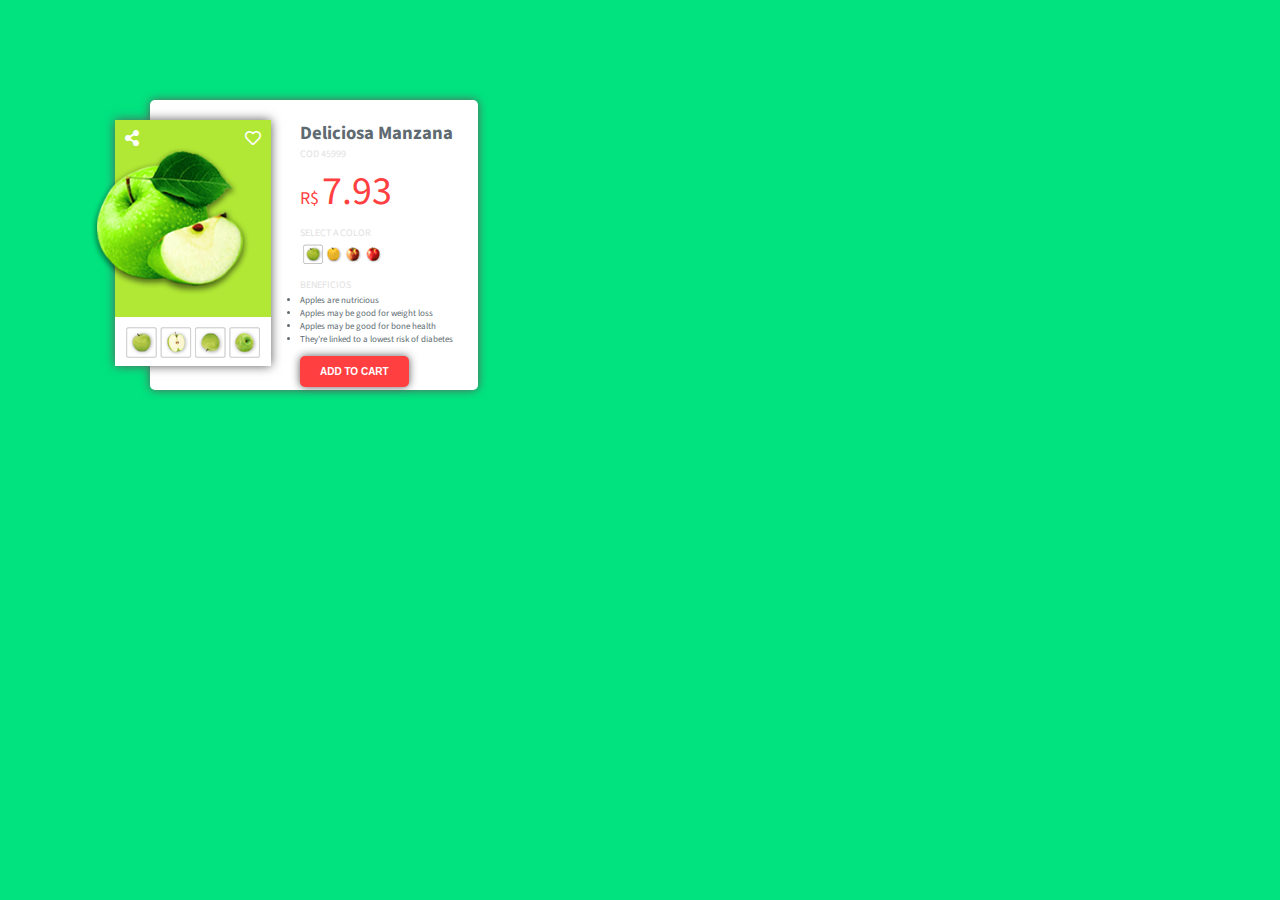
<file: 01-apples.html>
<!DOCTYPE html>
<html lang="es">
<head>
    <meta charset="UTF-8">
    <title>Delicious Apples</title>
    <link rel="stylesheet" href="./01-apples.css">
    <link rel="stylesheet" href="https://cdnjs.cloudflare.com/ajax/libs/font-awesome/5.13.1/css/all.min.css">
</head>
<body>
    <header>
        <section class="fruits">
            <div class="card__main">
                <h3>Deliciosa Manzana</h3>
                <small class="subtitulo">COD 45999</small><br>
                <div>
                    <span class="unidad">R$</span>
                    <span class="precio"> 7.93</span>
                </div>
                <small class="subtitulo">SELECT A COLOR</small><br>
                <img class="fruta__color" src="./img/fruta_detalle2.png" alt=""><br>
                <small class="subtitulo">BENEFICIOS</small>
                <ul>
                    <li>Apples are nutricious</li>
                    <li>Apples may be good for weight loss</li>
                    <li>Apples may be good for bone health</li>
                    <li>They're linked to a lowest risk of diabetes</li>
                </ul>
                <button>ADD TO CART</button>
            </div>
            <div class="card">
                <div class="card__fruta">
                    <div class="card__img">
                        <i class="fas fa-share-alt izquierda"></i>
                        <i class="far fa-heart derecha"></i>
                        <img src="./img/fruta_naranja.png">
                    </div>
                    <div class="card__varios">
                        <img src="./img/fruta_detalle.png">
                    </div>
                </div>
            </div>
        </section>
    </header>
</body>
</html>
</file>
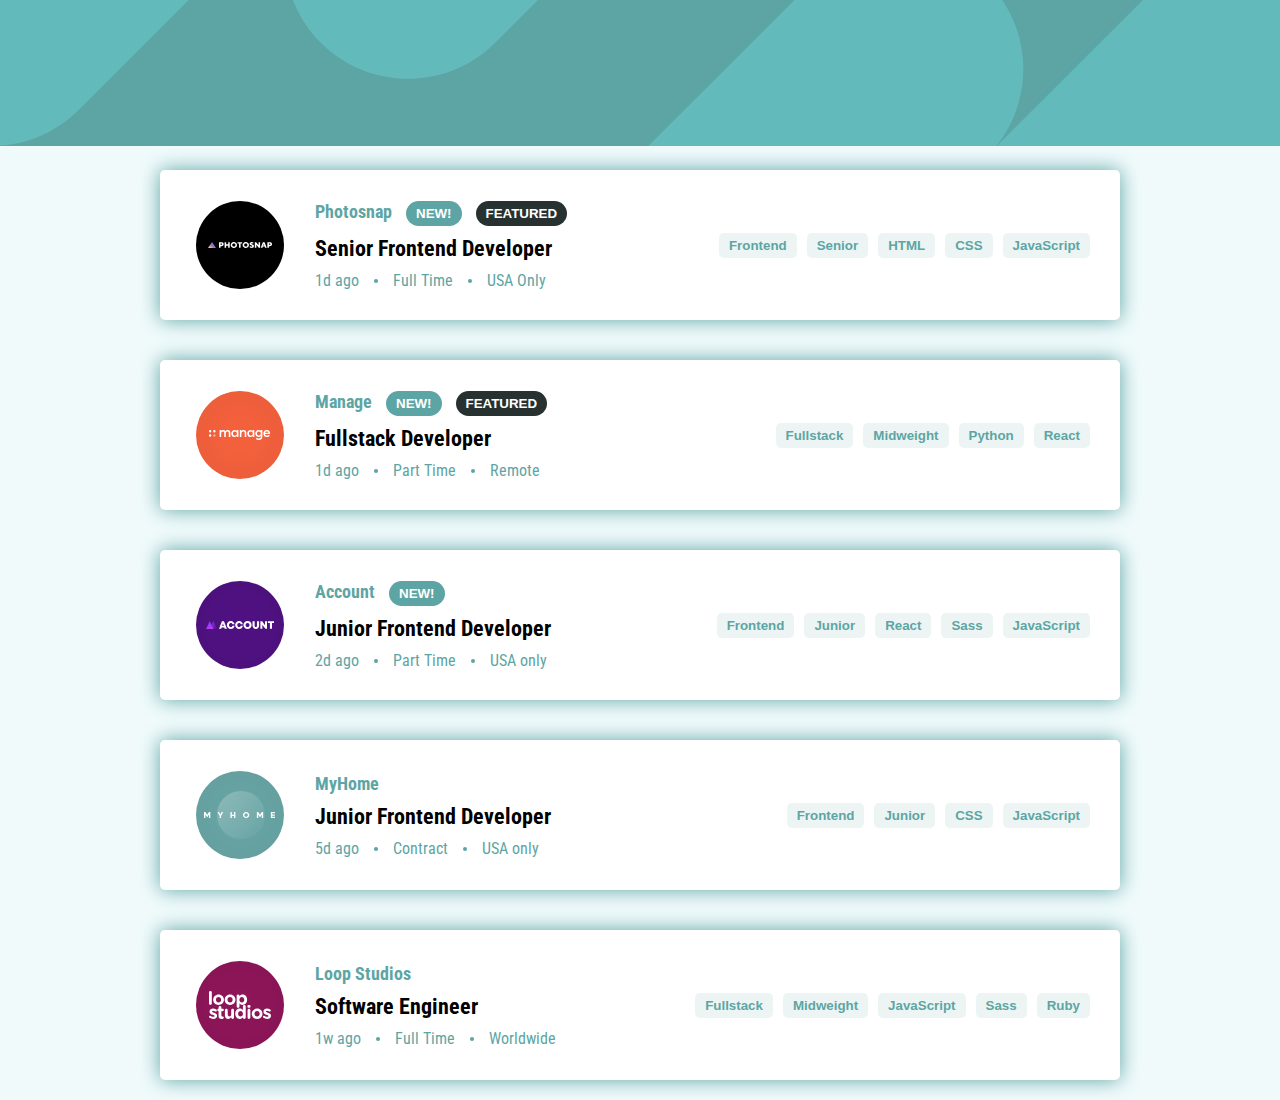
<file: 01-Reto.html>
<!DOCTYPE html>
<html lang="es">
<head>
    <meta charset="UTF-8">
    <meta name="viewport" content="width=device-width, initial-scale=1.0">
    <link rel="stylesheet" href="./01-Reto.css">
    <link rel="stylesheet" href="https://cdnjs.cloudflare.com/ajax/libs/font-awesome/5.13.1/css/all.min.css">
    <title>Reto 1</title>
</head>
<body>
    <header>
        <div class="menu">
            <img src="./img/bg-header-desktop.svg">
        </div>
    </header>
    <main>
        <section class="listas">
            <div class="lista">
                <div class="lista__seleccion"></div>
                <div class="lista__img">
                    <img src="./img/photosnap.svg">
                </div>
                <div class="lista__detalle">
                    <div class="lista_contenido">
                        <span class="curso">Photosnap</span> <button class="btn1">NEW!</button> <button class="btn2">FEATURED</button>
                        <h4 class="nivel">Senior Frontend Developer</h4>
                        <span class="duracion">1d ago<i class="fas"></i>Full Time<i class="fas"></i>USA Only</span>
                    </div>
                </div>
                <div class="lista__partes">
                    <ul>
                        <li class="partes"><button class="btn3">Frontend</button></li>
                        <li class="partes"><button class="btn3">Senior</button></li>
                        <li class="partes"><button class="btn3">HTML</button></li>
                        <li class="partes"><button class="btn3">CSS</button></li>
                        <li class="partes"><button class="btn3">JavaScript</button></li>
                    </ul>
                </div>
            </div>
        </section>
        <section class="listas">
            <div class="lista">
                <div class="lista__seleccion"></div>
                <div class="lista__img">
                    <img src="./img/manage.svg">
                </div>
                <div class="lista__detalle">
                    <div class="lista_contenido">
                        <span class="curso">Manage</span> <button class="btn1">NEW!</button> <button class="btn2">FEATURED</button>
                        <h4 class="nivel">Fullstack Developer</h4>
                        <span class="duracion">1d ago<i class="fas"></i>Part Time<i class="fas"></i>Remote</span>
                    </div>
                </div>
                <div class="lista__partes">
                    <ul>
                        <li class="partes"><button class="btn3">Fullstack</button></li>
                        <li class="partes"><button class="btn3">Midweight</button></li>
                        <li class="partes"><button class="btn3">Python</button></li>
                        <li class="partes"><button class="btn3">React</button></li>
                    </ul>
                </div>
            </div>
        </section>
        <section class="listas">
            <div class="lista">
                <div class="lista__seleccion"></div>
                <div class="lista__img">
                    <img src="./img/account.svg">
                </div>
                <div class="lista__detalle">
                    <div class="lista_contenido">
                        <span class="curso">Account</span> <button class="btn1">NEW!</button>
                        <h4 class="nivel">Junior Frontend Developer</h4>
                        <span class="duracion">2d ago<i class="fas"></i>Part Time<i class="fas"></i>USA only</span>
                    </div>
                </div>
                <div class="lista__partes">
                    <ul>
                        <li class="partes"><button class="btn3">Frontend</button></li>
                        <li class="partes"><button class="btn3">Junior</button></li>
                        <li class="partes"><button class="btn3">React</button></li>
                        <li class="partes"><button class="btn3">Sass</button></li>
                        <li class="partes"><button class="btn3">JavaScript</button></li>
                    </ul>
                </div>
            </div>
        </section>
        <section class="listas">
            <div class="lista">
                <div class="lista__seleccion"></div>
                <div class="lista__img">
                    <img src="./img/myhome.svg">
                </div>
                <div class="lista__detalle">
                    <div class="lista_contenido">
                        <span class="curso">MyHome</span> 
                        <h4 class="nivel">Junior Frontend Developer</h4>
                        <span class="duracion">5d ago<i class="fas"></i>Contract<i class="fas"></i>USA only</span>
                    </div>
                </div>
                <div class="lista__partes">
                    <ul>
                        <li class="partes"><button class="btn3">Frontend</button></li>
                        <li class="partes"><button class="btn3">Junior</button></li>
                        <li class="partes"><button class="btn3">CSS</button></li>
                        <li class="partes"><button class="btn3">JavaScript</button></li>
                    </ul>
                </div>
            </div>
        </section>
        <section class="listas">
            <div class="lista">
                <div class="lista__seleccion"></div>
                <div class="lista__img">
                    <img src="./img/loop-studios.svg">
                </div>
                <div class="lista__detalle">
                    <div class="lista_contenido">
                        <span class="curso">Loop Studios</span> 
                        <h4 class="nivel">Software Engineer</h4>
                        <span class="duracion">1w ago<i class="fas"></i>Full Time<i class="fas"></i>Worldwide</span>
                    </div>
                </div>
                <div class="lista__partes">
                    <ul>
                        <li class="partes"><button class="btn3">Fullstack</button></li>
                        <li class="partes"><button class="btn3">Midweight</button></li>
                        <li class="partes"><button class="btn3">JavaScript</button></li>
                        <li class="partes"><button class="btn3">Sass</button></li>
                        <li class="partes"><button class="btn3">Ruby</button></li>
                    </ul>
                </div>
            </div>
        </section>
    </main>
</body>
</html>
</file>
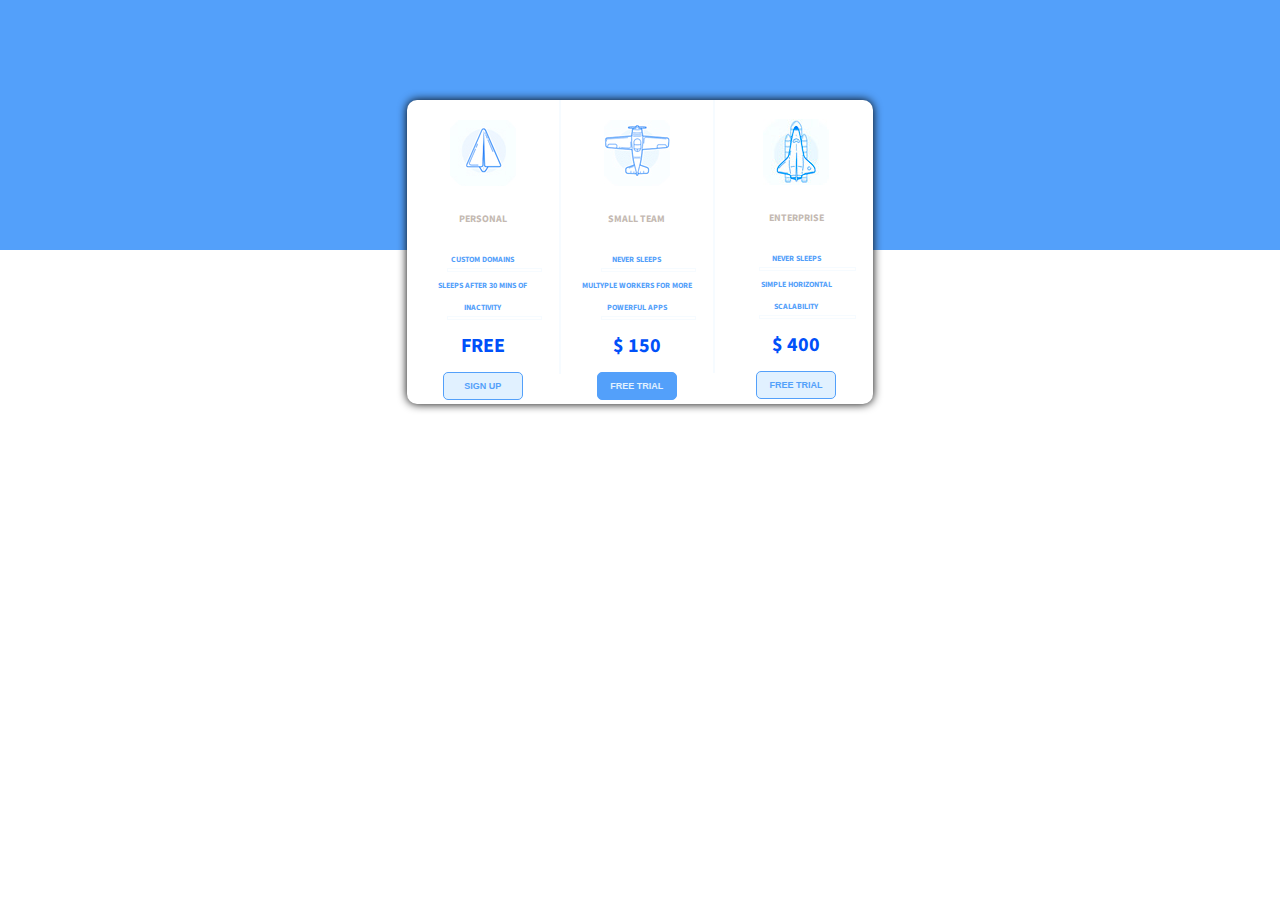
<file: 02-free.html>
<!DOCTYPE html>
<html lang="es">
<head>
    <meta charset="UTF-8">
    <meta name="viewport" content="width=device-width, initial-scale=1.0">
    <title>Free</title>
    <link rel="stylesheet" href="./02-free.css">
</head>
<body>
    <main>
        <div class="arriba">

        </div>
        <div class="abajo">
            
        </div>
    <section class="formulario">
        <div class="frm__modalidad separacion">
            <img src="./img/free_01.jpg">
            <h3>PERSONAL</h3>
            <small>CUSTOM DOMAINS</small>
            <div class="linea"></div>
            <small>SLEEPS AFTER 30 MINS OF INACTIVITY</small>
            <div class="linea"></div>
            <p class="precio">FREE</p>
            <button>SIGN UP</button>
        </div>
        <div class="frm__modalidad2 separacion">
            <img src="./img/free_02.jpg">
            <h3>SMALL TEAM</h3>
            <small>NEVER SLEEPS</small>
            <div class="linea"></div>
            <small>MULTYPLE WORKERS FOR MORE POWERFUL APPS</small>
            <div class="linea"></div>
            <p class="precio">$ 150</p>
            <button class="free">FREE TRIAL</button>
        </div>
        <div class="frm__modalidad3">
            <img src="./img/free_03.jpg">
            <h3>ENTERPRISE</h3>
            <small>NEVER SLEEPS</small>
            <div class="linea"></div>
            <small>SIMPLE HORIZONTAL SCALABILITY</small>
            <div class="linea"></div>
            <p class="precio">$ 400</p>
            <button>FREE TRIAL</button>
        </div>
    </section>
    </main>
</body>
</html>
</file>
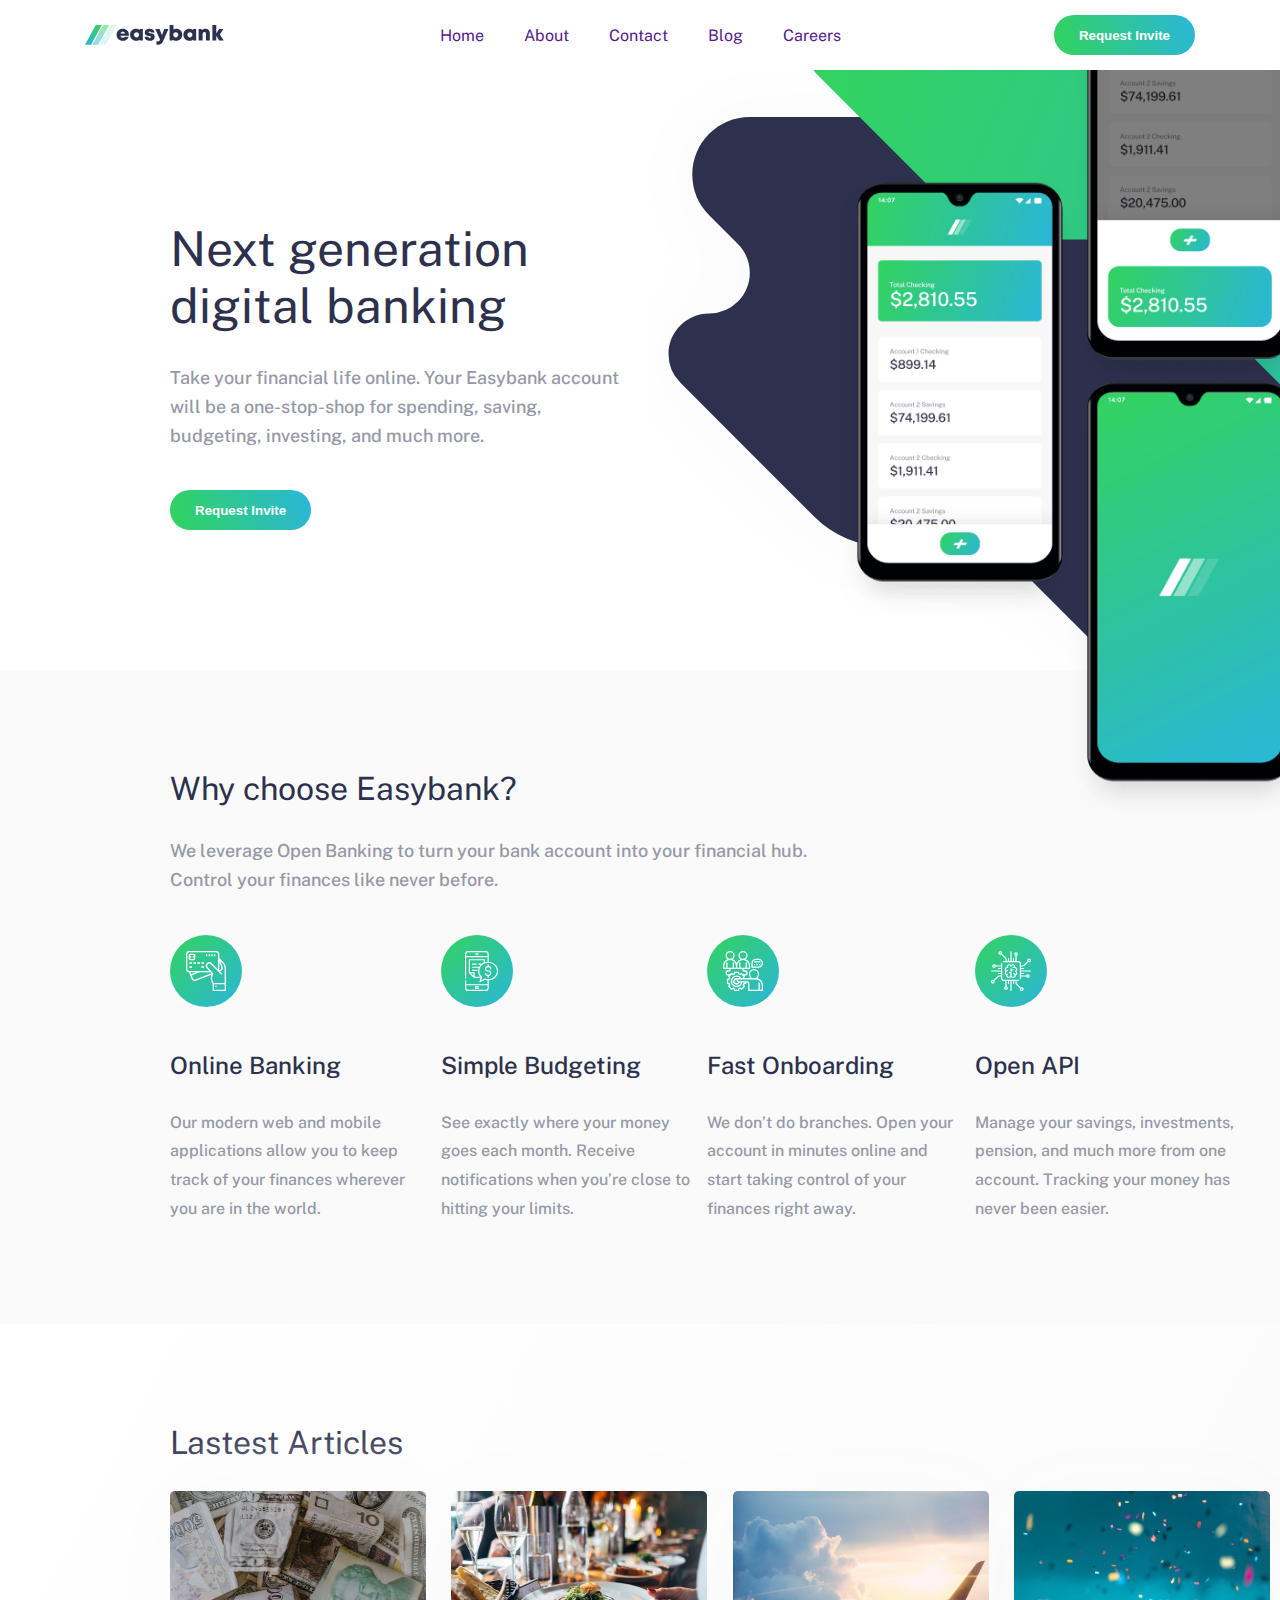
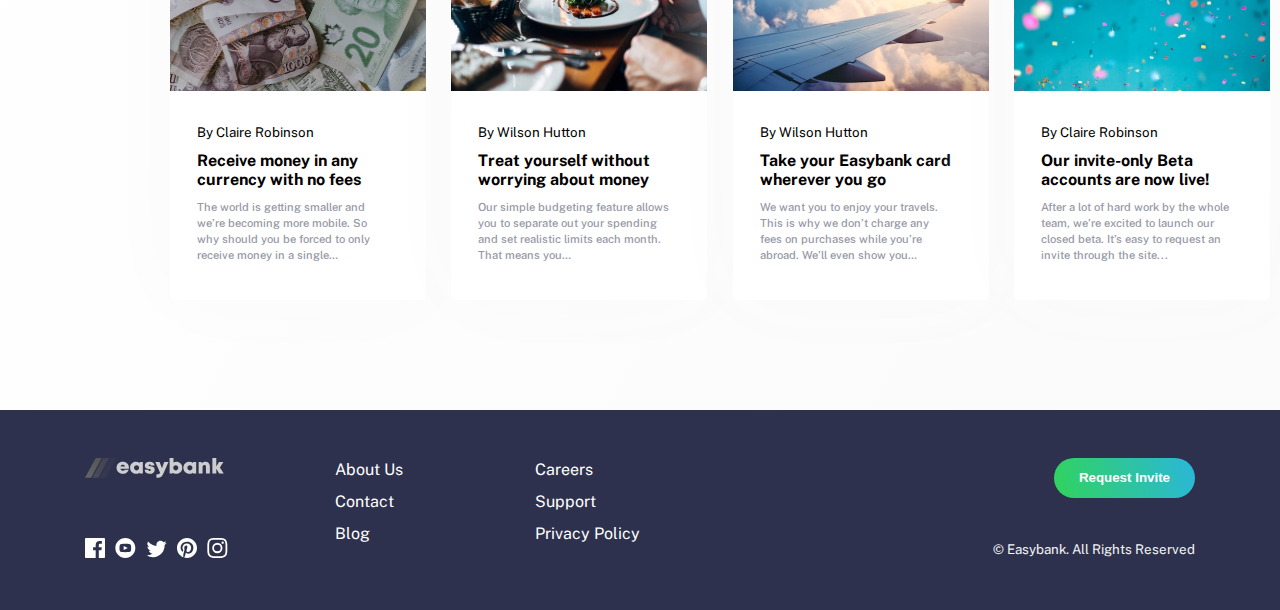
<file: 02-Reto.html>
<!DOCTYPE html>
<html lang="es">
<head>
    <meta charset="UTF-8">
    <meta name="viewport" content="width=device-width, initial-scale=1.0">
    <link rel="stylesheet" href="02-Reto.css">
    <title>Reto 2</title>
</head>
<body>
    <nav>
        <div class="navegador">
            <section class="menu">
                <div class="menu__logo">
                    <img src="./image/logo.svg" alt="">
                </div>
                <div class="menu__enlaces">
                    <ul>
                        <li><a href="" class="enlace1">Home</a></li>
                        <li><a href="" class="enlace2">About</a></li>
                        <li><a href="" class="enlace3">Contact</a></li>
                        <li><a href="" class="enlace4">Blog</a></li>
                        <li><a href="" class="enlace4">Careers</a></li>
                    </ul>
                </div>
                <div class="menu__boton">
                    <button>Request Invite</button>
                </div>
            </section>
        </div>
    </nav>
    <header>
        <section class="banner">
            <div class="banner__info">
                <h1> Next generation digital banking</h1>
                <p class="banner__descripcion">Take your financial life online. Your Easybank account will be a one-stop-shop for spending, saving, budgeting, investing, and much more.</p>
                <div class="banner__boton">
                    <button>Request Invite</button>
                </div>
            </div>
            <div class="banner__img">
                <img src="./image/image-mockups.png" alt="" class="banner__imagen">
            </div>
        </section>
    </header>
    <main>
        <section class="choose">
            <div class="choose__titulo">
                <h2>Why choose Easybank?</h2>
                <p class="choose__descripcion">We leverage Open Banking to turn your bank account into your financial hub.<br>Control your finances like never before.</p>
            </div>
            <div class="choose__secciones">
                <div class="choose__seccion">
                    <div class="choose__img">
                        <img src="./image/icon-online.svg">
                    </div>
                    <h3>Online Banking</h3>
                    <p class="choose__descripcion2">Our modern web and mobile applications allow you to keep track of your finances wherever you are in the world.
                    </p>
                </div>
                <div class="choose__seccion">
                    <div class="choose__img">
                        <img src="./image/icon-budgeting.svg">
                    </div>
                    <h3>Simple Budgeting</h3>
                    <p class="choose__descripcion2">See exactly where your money goes each month. Receive notifications when you’re close to hitting your limits.
                    </p>
                </div>
                <div class="choose__seccion">
                    <div class="choose__img">
                        <img src="./image/icon-onboarding.svg">
                    </div>
                    <h3>Fast Onboarding</h3>
                    <p class="choose__descripcion2">We don’t do branches. Open your account in minutes online and start taking control of your finances right away.
                    </p>
                </div>
                <div class="choose__seccion">
                    <div class="choose__img">
                        <img src="./image/icon-api.svg">
                    </div>
                    <h3>Open API</h3>
                    <p class="choose__descripcion2">Manage your savings, investments, pension, and much more from one account. Tracking your money has never been easier.
                    </p>
                </div>
            </div>
        </section>

        <section class="articles">
            <div class="articles__titulo">
                <h2>Lastest Articles</h2>
            </div>
            <div class="articles__secciones">
                <div class="articles__seccion">
                    <div class="articles__img">
                        <img src="./image/image-currency.jpg" alt="">
                    </div>
                    <div class="articles__cuerpo">
                        <p class="articles__by"><small>By Claire Robinson</small></p>
                        <h4>Receive money in any currency with no fees</h4>
                        <p class="articles__descripcion3">The world is getting smaller and we’re becoming more mobile. So why should you be forced to only receive money in a single…</p>
                    </div>
                </div>
                <div class="articles__seccion">
                    <div class="articles__img">
                        <img src="./image/image-restaurant.jpg" alt="">
                    </div>
                    <div class="articles__cuerpo">
                        <p class="articles__by"><small>By Wilson Hutton</small></p>
                        <h4>Treat yourself without worrying about money</h4>
                        <p class="articles__descripcion3">Our simple budgeting feature allows you to separate out your spending and set realistic limits each month. That means you…</p>
                    </div>
                </div>
                <div class="articles__seccion">
                    <div class="articles__img">
                        <img src="./image/image-plane.jpg" alt="">
                    </div>
                    <div class="articles__cuerpo">
                        <p class="articles__by"><small>By Wilson Hutton</small></p>
                        <h4>Take your Easybank card wherever you go</h4>
                        <p class="articles__descripcion3">We want you to enjoy your travels. This is why we don’t charge any fees on purchases while you’re abroad. We’ll even show you…</p>
                    </div>
                </div>
                <div class="articles__seccion">
                    <div class="articles__img">
                        <img src="./image/image-confetti.jpg" alt="">
                    </div>
                    <div class="articles__cuerpo">
                        <p class="articles__by"><small>By Claire Robinson</small></p>
                        <h4>Our invite-only Beta accounts are now live!</h4>
                        <p class="articles__descripcion3">After a lot of hard work by the whole team, we’re excited to launch our closed beta. It’s easy to request an invite through the site...</p>
                    </div>
                </div>
            </div>
        </section>
    </main>
    <footer>
        <div class="footer">
            <section class="foot">
                <div class="foot__logo">
                    <div class="foot__lg">
                        <img src="./image/logo.svg" alt="">
                    </div>
                    <div class="foot__rs">
                        <img src="./image/icon-facebook.svg" alt="">
                        <img src="./image/icon-youtube.svg" alt="">
                        <img src="./image/icon-twitter.svg" alt="">
                        <img src="./image/icon-pinterest.svg" alt="">
                        <img src="./image/icon-instagram.svg" alt="">
                    </div>
                </div>
                <div class="foot__enlaces">
                    <ul>
                        <li><a href="" class="enlace2">About Us</a></li>
                        <li><a href="" class="enlace3">Contact</a></li>
                        <li><a href="" class="enlace4">Blog</a></li>
                    </ul>
                </div>
                <div class="foot__enlaces">
                    <ul>
                        <li><a href="" class="enlace4">Careers</a></li>
                        <li><a href="" class="enlace1">Support</a></li>
                        <li><a href="" class="enlace1">Privacy Policy</a></li>
                    </ul>
                </div>
                <div class="foot__boton">
                    <div class="foot__btn">
                        <button>Request Invite</button>
                    </div>
                    <div class="foot_licencia">
                        <p><small>&copy; Easybank. All Rights Reserved</small></p>
                    </div>
                </div>
            </section>
        </div>
    </footer>
</body>
</html>
</file>
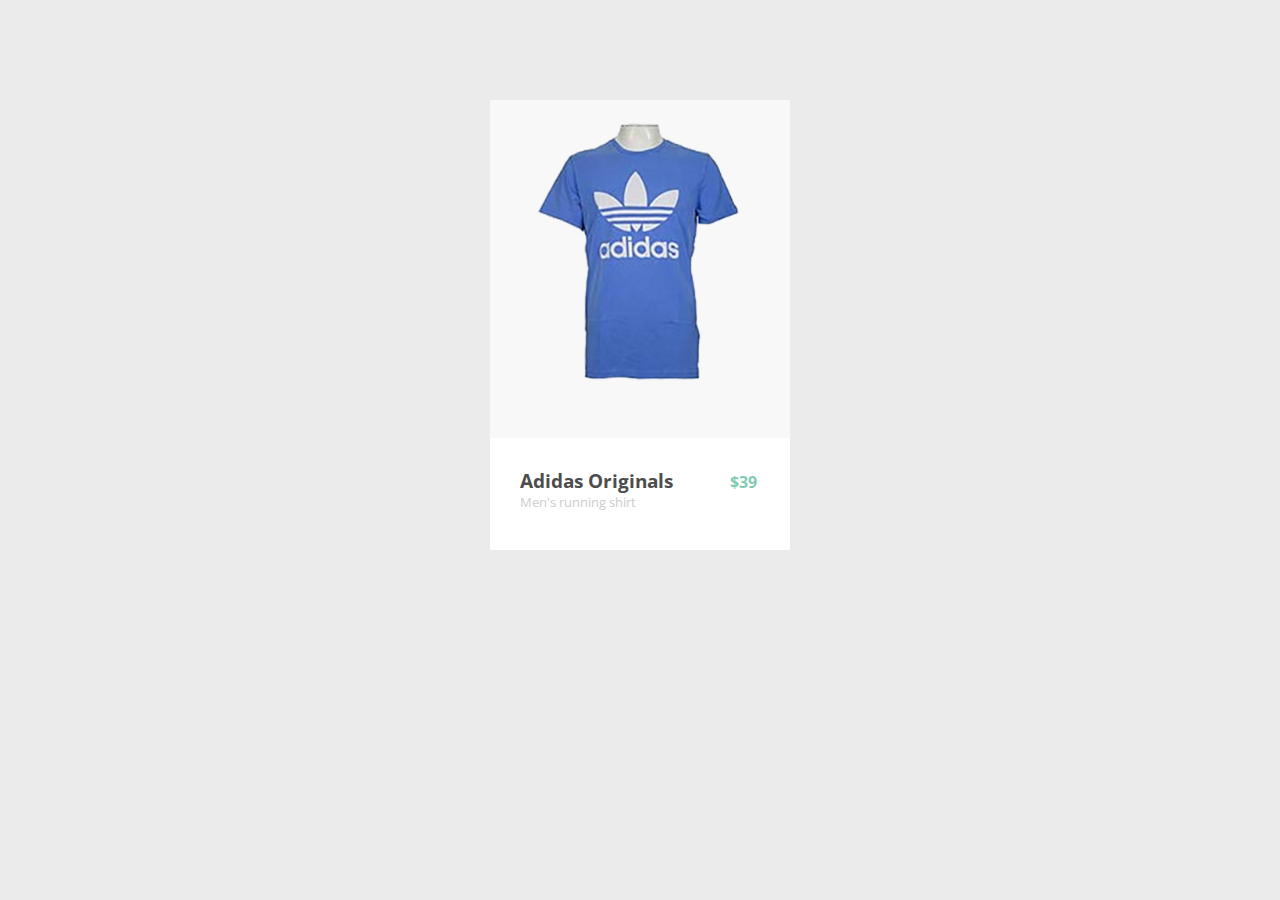
<file: 03-adidas.html>
<!DOCTYPE html>
<html lang="es">
<head>
    <meta charset="UTF-8">
    <meta name="viewport" content="width=device-width, initial-scale=1.0">
    <title>Adidas | Polos</title>
    <link rel="stylesheet" href="./03-adidas.css">
</head>
<body>
    <main>
        <section class="card">
            <div class="card__img">
                <img src="./img/polo.png">
                <botton class="btndetalles">VIEW DETAILS</botton>
            </div>
            <div class="card__detalle">
                <div class="card__mostrar">
                    <h3>Adidas Originals</h3>
                    <p>Men's running shirt</p>
                    <span class="precio">$39</span>
                </div>
                <div class="card__nuevo">
                    <p class="subtitulo">SIZES</p>
                    <p>XS,S,M,L,XL,XXL</p>
                    <p class="subtitulo">COLORS</p>
                    <div class="card_colores">
                        <div class="color c1"></div>
                        <div class="color c2"></div>
                        <div class="color c3"></div>
                        <div class="color c4"></div>
                    </div>
                </div>
            </div>
        </section>
    </main>
</body>
</html>
</file>
<file: 01-apples.css>
@import url('https://fonts.googleapis.com/css2?family=Source+Sans+Pro:wght@400;600;700&display=swap');

* {
    margin: 0;
    box-sizing: border-box;
    padding: 0;
}
:root {
    --color-bg: #01e37f;
    --color-orange: #b0e835;
    --color-boton: #ff3f40;
}
body {
    font-family: 'Source Sans Pro', sans-serif;
    background-color: #01e37f;
    color: #606a71;
}
header {
    margin-top: 100px;
    margin-left: 100px;
}
.fruits {
    position: relative;
}
.card__main {
    margin-left: 50px;
    width: 328px;
    height: 290px;
    background-color: #FFFFFF;
    box-shadow: 0px 0px 10px #5c5c5c;
    border-radius: 5px;
}
h3 {
    margin-bottom: -5px;
}
.card {
    border-radius: 25px;
}
.card__fruta {
    position: absolute;
    top: 20px;
    left: 15px;
    width: 156px;
    height: 246px;
    color: #FFFFFF;
    background-color: #FFFFFF;
    box-shadow: 0px 0px 10px #5c5c5c;
}
.card__varios {
    text-align: center;
    padding-top: 8px;
}
.card__img {
    height: 80%;
    background-color: var(--color-orange);
}
.card__img img {
    position: absolute;
    width: 170px;
    top: 20px;
    left: -30px;
    box-shadow: ;
}
.card__varios {
    height: 20%;
    background-color: #FFFFFF;
}
.izquierda {
    padding: 10px 10px;
    float: left;
}
.derecha {
    padding: 10px 10px;
    float: right;
}
.card__main {
    padding-top: 20px;
    padding-left: 150px;
}
.subtitulo {
    font-size: 10px;
    text-transform: uppercase;
    color: #e2e1e1;
}
.unidad {
    color: var(--color-boton);
    font-size: 18px;
}
.precio {
    color: var(--color-boton);
    font-size: 40px;
}

ul > li {
    font-size: 9px;
}

button {
    margin-top: 10px;
    background-color: var(--color-boton);
    color: #FFFFFF;
    border: none;
    padding: 10px 20px;
    border-radius: 5px;
    box-shadow: 0px 0px 9px #5c5c5c;
    font-size: 10px;
    font-weight: bold;
}
button:hover {
    border-color: #FFFFFF;
    background-color: #ca1313;
}
</file>
<file: 01-Reto.css>
@import url('https://fonts.googleapis.com/css2?family=Roboto+Condensed:wght@300;400;700&display=swap');
* {
    margin: 0;
    box-sizing: border-box;
    padding: 0;
}
:root {
    --color-primario: #5da5a4;
    --color-oscuro: #273130;
    --color-plomo: #ecf5f4;
    --color-contorno: #f2f6f7;
}
body {
    font-family: 'Roboto Condensed', sans-serif;
    background-color: #f0fafb;
}
.menu {
    width: 100%;
    height: auto;
    border: none;
    overflow: hidden;
}
.menu img {
    width: 100%;
    background-color: var(--color-primario);
}
.listas {
    display: flex;
    width: 1000px;
    margin: 0 auto;
}
.lista {
    display: flex;
    flex: 1;
    height: 150px;
    margin: 20px;
    background-color: white;
    border-radius: 5px;
    overflow: hidden;
    box-shadow: var(--color-primario) 0px 0px 20px;
}
.lista:hover .lista__seleccion {
    background-color: var(--color-primario);
    overflow: hidden;
}
.lista__seleccion{
    width: 5px;
}
.lista__img {
    width: 150px;
    display: flex;
    align-items: center;
    justify-content: center;
}
.lista__img img {
    margin: 0 auto;
}
.lista__detalle {
    flex: 3;
    display: flex;
    align-items: center;
}
.lista__contenido {
    display: flex;
    
}
.lista__partes {
    flex: 4;
    display: flex;
}
ul {
    flex: 1;
    list-style: none;
    display: flex;
    justify-content: flex-end;
    align-items: center;
    margin-right: 30px;
}


button {
    border: none;
    border-radius: 25px;
    padding: 5px 10px 5px 10px;
    margin-left: 10px;
    color: white;
    font-weight: bold;
}
.btn1 {
    background-color: var(--color-primario);
}
.btn2 {
    background-color: var(--color-oscuro);
}
.btn3 {
    background-color: var(--color-plomo);
    color: var(--color-primario);
    border: 1px solid var(--color-borde);
    border-radius: 5px;
}
.curso {
    color: var(--color-primario);
    font-weight: bold;
    font-size: 18px;
}
h4 {
    margin: 10px 0 10px 0;
    font-size: 22px;
}
.duracion {
    color: var(--color-primario);
}
i {
    height: 4px;
    width: 4px;
    background-color: var(--color-primario);
    color: var(--color-primario);
    border: none;
    border-radius: 50%;
    margin: 0 15px 3px 15px;
}
</file>
<file: 02-free.css>
@import url('https://fonts.googleapis.com/css2?family=Source+Sans+Pro:wght@400;600;700&display=swap');

* {
    margin: 0;
    box-sizing: border-box;
    padding: 0;
}
:root {
    --color-primary: #53a0fa;
    --color-boton: #e1f1ff;
}
body {
    color: var(--color-primary);
    font-family: 'Source Sans Pro', sans-serif;
}
.arriba {
    background-color: var(--color-primary);
    height: 250px;
}
.abajo {
    background-color: #FFFFFF;
    height: 50%;
}
.linea {
    border: 1px solid #f6fbff;
    width: 85%;
    margin: auto;
    margin-left: 20px;
    padding: 1px 0;
}
.separacion {
    border-right: 2px solid #f6fbff;
}
.formulario {
    margin: auto;
    margin-top: -150px;
    width: 466px;
    height: 304px;
    font-weight: bold;
    border-radius: 10px;
    background-color: #FFFFFF;
    box-shadow: 0px 0px 10px #000000;
}
.frm__modalidad, .frm__modalidad2, .frm__modalidad3 {
    width: 33%;
    height: 90%;
    padding: 20px 20px;
    text-align: center;
}
.frm__modalidad2 {
    position: relative;
    left: 33%;
    top: -274px;
}
.frm__modalidad3 {
    position: relative;
    float: right;
    top: -548px;
}
.frm__modalidad h3, .frm__modalidad2 h3, .frm__modalidad3 h3 {
    color: #c4b9b2;
    font-size: 10px;
    padding: 20px;
}
.frm__modalidad small, .frm__modalidad p, .frm__modalidad2 small, .frm__modalidad2 p, .frm__modalidad3 small, .frm__modalidad3 p {
    font-size: 8px;
}
.frm__modalidad p, .frm__modalidad2 p, .frm__modalidad3 p {
    font-size: 20px;
    padding: 20px;
    color: #0050f9;
}
button {
    width: 80px;
    background-color: var(--color-boton);
    border: none;
    padding: 8px;
    border-radius: 5px;
    border: 1px solid var(--color-primary);
    color: var(--color-primary);
    font-size: 9px;
    font-weight: bold;
}
button:hover {
    border:none;
    border: 1px solid #FFFFFF;
    background-color: #c4b9b2;
    color: #FFFFFF;
}
.precio {
    margin: -8px;
}
.free {
    background-color: var(--color-primary);
    color: var(--color-boton);
}
</file>
<file: 02-Reto.css>
@import url('https://fonts.googleapis.com/css2?family=Public+Sans:wght@300;400;700&display=swap');
* {
    margin: 0;
    box-sizing: border-box;
    padding: 0;
}
:root {
    --page-ancho-web: 1440px;
    --page-fuente: 18px;
    --color-pri-dark-blue: hsl(233, 26%, 24%);
    --color-pri-lime-green: hsl(136, 65%, 51%);
    --color-pri-bright-cyan: hsl(192, 70%, 51%);

    --color-neu-grayish-blue: hsl(233, 8%, 62%);
    --color-neu-light-grayish-blue: hsl(220, 16%, 96%);
    --color-neu-very-light-gray: hsl(0, 0%, 98%);
    --color-neu-white: hsl(0, 0%, 100%);

    --color-gradiente: -webkit-linear-gradient(bottom left,hsl(136, 65%, 51%), hsl(192, 70%, 51%));
    --color-gradiente-i: -webkit-linear-gradient(top left, hsl(192, 70%, 51%), hsl(136, 65%, 51%));
    --color-grad-gray: -webkit-linear-gradient(top left,hsl(0, 0%, 100%), hsl(0, 0%, 98%));
}
body {
    font-family: 'Public Sans', sans-serif;
}
nav {
    display: flex;
    justify-content: center;
}
.navegador {
    display: flex;
    justify-content: center;
    width: 100%;
    background-color: var(--color-neu-white);
    position: fixed;
    z-index: 1000;}
.menu {
    display: flex;
    height: 70px;
    width: 1110px;
}
.menu__logo {
    width: 250px;
    display: flex;
    justify-content: flex-start;
    align-items: center;
}
.menu__enlaces {
    flex: 1;
    display: flex;
    justify-content: center;
    height: 100%;
}
.menu__enlaces ul {
    display: flex;
    list-style: none;
    align-items: center;    
}
.menu__enlaces ul > li {
    display: flex;
    align-items: center;
    height: 100%;
}
.menu__enlaces a {
    text-decoration: none;
    margin: 0px 20px 0px 20px;
}
.menu__enlaces li:hover {
    border-bottom: 5px solid var(--color-pri-lime-green);
}
.menu__boton {
    width: 250px;
    display: flex;
    justify-content: flex-end;
    align-items: center;
}

button {
    border: none;
    outline: none;
    height: 40px;
    padding: 10px 25px;
    border-radius: 25px;
    color: var(--color-neu-white);
    background: var(--color-gradiente);
    font-weight: 700;
    cursor: pointer;
    transition: all 0.1s ease-in;
}
button:hover {
    background: var(--color-gradiente-i);
    box-shadow: 0px 0px 10px var(--color-pri-dark-blue);
    transition: all 0.1s ease-in;
}
/***********************************************/
header {
    top: 300px;
}
.banner {
    width: var(--page-ancho-web);
    height: 600px;
    display: flex;
    margin: 0 auto;
    position: relative;
    top: 70px;
    background-color: var(--color-neu-white);
    z-index: 900;
}
.banner__info {
    flex: 4;
    padding-top: 150px;
    padding-right: 10px;
}
.banner__info h1 {
    color: var(--color-pri-dark-blue);
    margin-bottom: 30px;
    font-size: 3rem;
    font-weight: 400;
    margin-left: 170px;
}
.banner__descripcion {
    margin-bottom: 40px;
    color: var(--color-neu-grayish-blue);
    font-size: var(--page-fuente);
    line-height: 1.8rem;
    font-weight: 500;
    margin-left: 170px;
}
.banner__img {
    background: url(./image/bg-intro-desktop.svg) no-repeat;
    background-size: inherit;
    background-position: -50px -260px;
    flex: 5;
}
.banner__img {
    display: flex;
}
.banner__imagen {
    width: 700px;
    position: absolute;
    top: -110px;
    right: -100px;
}
.banner__boton {
    margin-left: 170px;
}
/*******************************************/
.choose {
    width: var(--page-ancho-web);
    position: relative;
    top: 70px;
    margin: auto;
    background-color: var(--color-neu-very-light-gray);
    padding: 100px 170px;
}

.choose__titulo h2,
.articles__titulo h2 {
    color: var(--color-pri-dark-blue);
    margin-bottom: 30px;
    font-size: 2rem;
    font-weight: 400;
}
.choose__descripcion {
    margin-bottom: 40px;
    color: var(--color-neu-grayish-blue);
    font-size: var(--page-fuente);
    line-height: 1.8rem;
    font-weight: 500;
}
.choose__secciones {
    display: flex;
}
.choose__img img {
    margin-bottom: 40px;
}

.choose__seccion h3 {
    color: var(--color-pri-dark-blue);
    margin-bottom: 30px;
    font-size: 1.5rem;
    font-weight: 500;
}
.choose__descripcion2 {
    color: var(--color-neu-grayish-blue);
    font-size: 1rem;
    line-height: 1.8rem;
    font-weight: 500;
    margin-right: 10px;
}
/*************************************/
.articles {
    width: var(--page-ancho-web);
    position: relative;
    top: 70px;
    margin: auto;
    background: var(--color-grad-gray);
    padding: 100px 170px;
}
.articles__secciones {
    display: flex;
    justify-content: space-between;
    margin-bottom: 80px;
}
.articles__seccion {
    width: 256px;
    background-color: var(--color-neu-white);
    border-radius: 5px;
    overflow: hidden;
    box-shadow: 0px 0px 90px var(--color-neu-very-light-gray);
}
.articles__img img{
    width: 100%;
    height: 200px;
}
.articles__cuerpo {
    padding: 27px;
}
.articles__cuerpo h4, .articles__cuerpo p {
    padding-bottom: 10px;
}
.articles__cuerpo h4:hover {
    color: var(--color-pri-lime-green);   
}
.articles__descripcion3 {
    color: var(--color-neu-grayish-blue);
    font-size: 0.7rem;
    font-weight: 500;
    line-height: 1rem;
    margin-right: 10px;
}
/*************************************************/
/*nav {
    display: flex;
    justify-content: center;
}*/
.footer {
    display: flex;
    justify-content: center;
    width: 100%;
    height: 200px;
    background-color: var(--color-pri-dark-blue);
    position: relative;
}
.foot {
    display: flex;
    height: 100px;
    width: 1110px;
    margin: 48px 0;
}
.foot__logo {
    width: 250px;
    display: flex;
    flex-direction: column;
    justify-content: flex-start;
    align-items: center;
}
.foot__lg {
    flex: 100%;
    width: 250px;
}
.foot__lg img {
    filter: grayscale(1) invert(1);
}
.foot__rs {
    flex: 100%;
    width: 250px;
    display: flex;
    justify-content: flex-start;
    align-items: flex-end;
}
.foot__rs img {
    margin-right: 10px;
    cursor: pointer;
}
.foot__rs img:hover {
    filter: contrast(0);
}
.foot__enlaces {
    display: flex;
    align-items: center;    
}
.foot__enlaces ul {
    list-style: none;
    width: 200px;
}
.foot__enlaces ul > li {
    margin-bottom: 13px;
}
.foot__enlaces a {
    text-decoration: none;
    color: var(--color-neu-white);    
}
.foot__enlaces a:hover {
    text-decoration: none;
    color: var(--color-pri-lime-green);  
}
.foot__boton {
    width: 100%;
    display: flex;
    flex-direction: column;
}
.foot__btn {
    flex: 100%;
    width: 100%;
    display: flex;
    justify-content: flex-end;
    align-items: flex-start;
}
.foot_licencia {
    flex: 100%;
    width: 100%;
    display: flex;
    justify-content: flex-end;
    align-items: flex-end;
    color: var(--color-neu-light-grayish-blue);
}
</file>
<file: 03-adidas.css>
@import url('https://fonts.googleapis.com/css2?family=Open+Sans:wght@300;400;600&display=swap');

:root {
    --color-bg: #ebebeb;
}
* {
    margin: 0;
    box-sizing: border-box;
    padding: 0;
}
body {
    background-color: var(--color-bg);
    font-family: 'Open Sans', sans-serif;
}
.card {
    margin: auto;
    width: 300px;
    height: 450px;
    margin-top: 100px;
    background-color: #FFFFFF;
    transition: all 1.5s ease;

}
.card__img {
    height: 75%;
    background-color: #f8f8f8;
    overflow: hidden;
    transition: all 1.5s ease;
}
.card__img img {
    width: 70%;
    display: block;
    margin: auto;
    padding-top: 15px;
    transition: all 1.5s ease;
}
.btndetalles {
    position: absolute;
    left: 90px;
    top: 80px;
    width: 120px;
    height: 40px;
    border: 2px solid #FFFFFF;
    text-align: center;
    color: #ffffff;
    padding-top: 9px;
    font-size: 12px;
    font-weight: bold;
    overflow: hidden;
    visibility: hidden;
    opacity: 0;
    transition: all 1.5s ease;
}
.card__detalle {
    position: relative;
    height: 25%;
    padding: 30px 30px;
    overflow: hidden;
    transition: all 1.5s ease;
}
.card__nuevo {
    margin-top: 40px;
    visibility: hidden;
    opacity: 0;
    transition: all 1.5s ease;
}
h3 {
    color: #4d4d4d;
}
p {
    color: #cccccc;
    font-size: 13px;
}
.precio {
    position: absolute;
    top: 33px;
    left: 80%;
    color: #82cab2;
    font-weight: bold;
    z-index: 1000;
}
.subtitulo {
    color: #000000;
    font-weight: bold;
}
.color {
    display: inline-block;
    width: 10px;
    height: 10px;
    border-radius: 50%;
    border: solid 1px var(--color-bg);
}
.c1 {
    background-color: #6183da;
}
.c2 {
    background-color: #ff6163;
}
.c3 {
    background-color: #FFFFFF;
}
.c4 {
    background-color: #3bc087;
}
.card:hover {
    box-shadow: #bbb 0px 0px 20px;
    transition: all 1.5s ease;
    transform: scale(1.05);
    cursor: pointer;
}
.card:hover .card__img {
    height: 50%;
    overflow: hidden;
    background-color: #7ee4bc;
    transition: all 1.5s ease;
}
.card:hover .card__img img {
    opacity: 0.3;
    transition: all 1.5s ease;
}
.card:hover .card__detalle {
    height: 50%;
    transition: all 1.5s ease;
}
.card:hover .card__nuevo, .card:hover .btndetalles {
    transition: all 1s ease;
    visibility: visible;
    opacity: 1;
}
.btndetalles:hover {
    background-color: #7ee4bc;;
}
</file>
